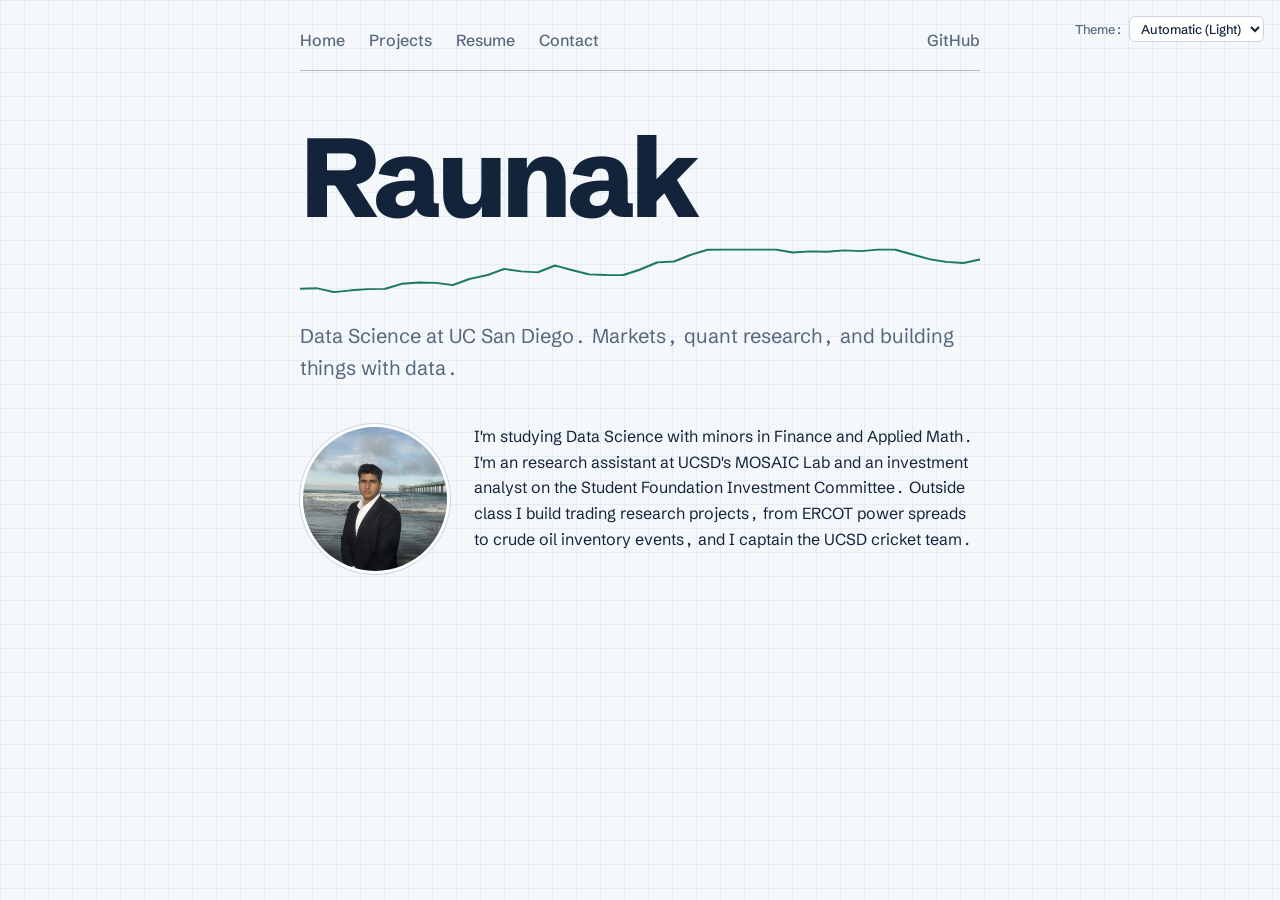
<file: index.html>
<!DOCTYPE html>
<html lang="en">
<head>
  <meta charset="UTF-8">
  <meta name="viewport" content="width=device-width, initial-scale=1.0">
  <title>Raunak: Personal site and portfolio</title>
  <link rel="preconnect" href="https://fonts.googleapis.com">
  <link rel="preconnect" href="https://fonts.gstatic.com" crossorigin>
  <link href="https://fonts.googleapis.com/css2?family=Schibsted+Grotesk:wght@400;500;700;800&display=swap" rel="stylesheet">
  <link rel="stylesheet" href="style.css">
  <script type="module" src="global.js"></script>
</head>
<body>
  <main>
    <header class="hero">
      <h1>Raunak</h1>
      <svg class="spark" viewBox="0 0 400 60" preserveAspectRatio="none" aria-hidden="true">
        <polyline points="0,48.0 10,47.4 20,51.5 30,49.6 40,48.3 50,48.1 60,42.6 70,41.3 80,41.6 90,44.0 100,37.3 110,33.4 120,26.7 130,29.3 140,30.4 150,23.0 160,27.9 170,32.6 180,33.2 190,33.3 200,27.4 210,19.7 220,18.7 230,11.5 240,6.1 250,6.0 260,6.0 270,6.0 280,6.0 290,9.1 300,7.9 310,8.3 320,6.9 330,7.6 340,6.0 350,6.0 360,11.1 370,16.1 380,19.1 390,20.4 400,16.6" pathLength="1" />
      </svg>
      <p class="tagline">Data Science at UC San Diego. Markets, quant research, and building things with data.</p>
    </header>
    <div class="intro">
      <img src="me.jpg" alt="Raunak in a suit on the beach by Scripps Pier">
      <p>I'm studying Data Science with minors in Finance and Applied Math. I'm an research assistant at UCSD's MOSAIC Lab and an investment analyst on the Student Foundation Investment Committee. Outside class I build trading research projects, from ERCOT power spreads to crude oil inventory events, and I captain the UCSD cricket team.</p>
    </div>
  </main>
</body>
</html>
</file>
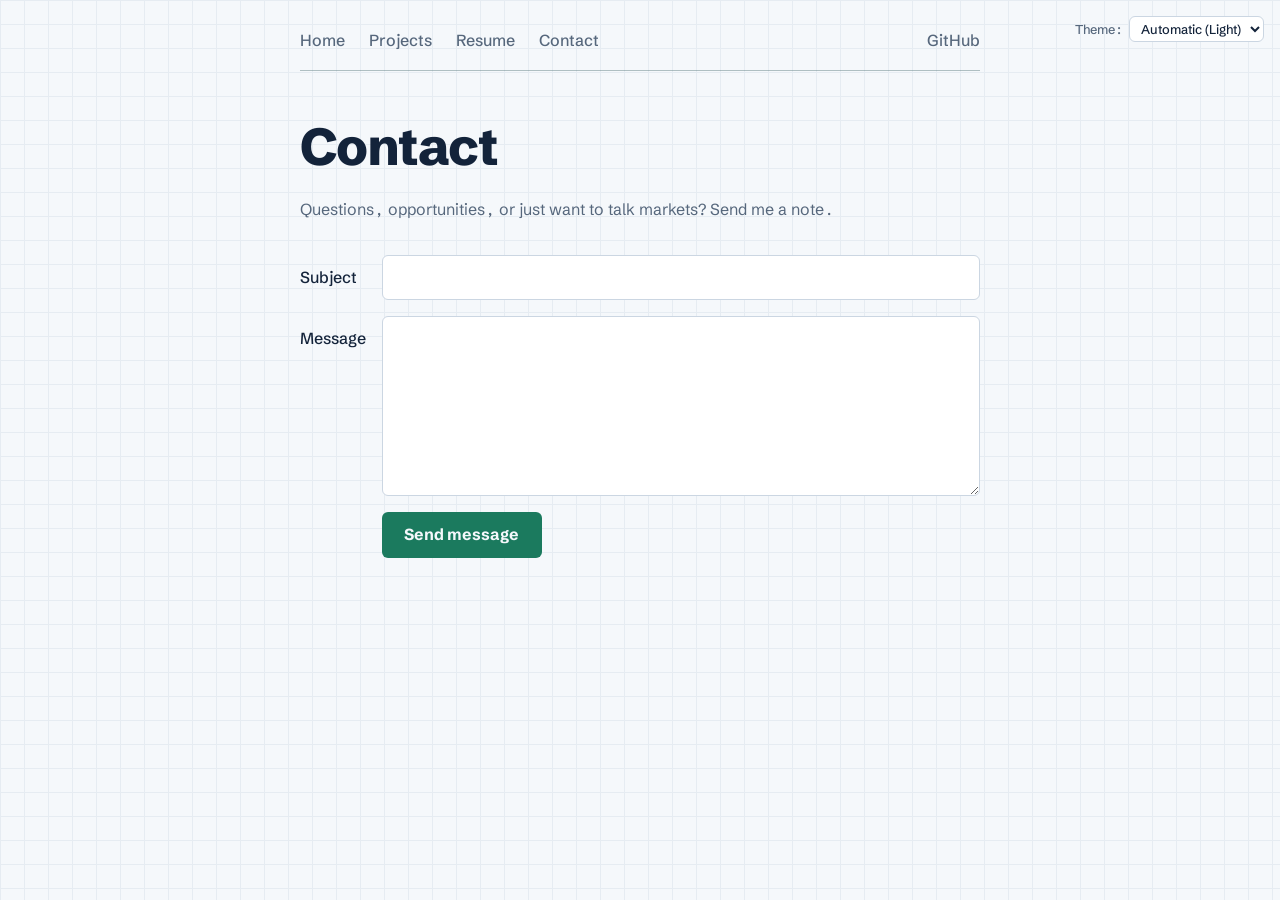
<file: contact.html>
<!DOCTYPE html>
<html lang="en">
<head>
  <meta charset="UTF-8">
  <meta name="viewport" content="width=device-width, initial-scale=1.0">
  <title>Contact | Raunak</title>
  <link rel="preconnect" href="https://fonts.googleapis.com">
  <link rel="preconnect" href="https://fonts.gstatic.com" crossorigin>
  <link href="https://fonts.googleapis.com/css2?family=Schibsted+Grotesk:wght@400;500;700;800&display=swap" rel="stylesheet">
  <link rel="stylesheet" href="style.css">
  <script type="module" src="global.js"></script>
</head>
<body>
  <main>
    <h1>Contact</h1>
    <p class="lede">Questions, opportunities, or just want to talk markets? Send me a note.</p>
    <form action="mailto:rsaluja@ucsd.edu">
      <label>Subject <input name="subject"></label>
      <label>Message <textarea name="body"></textarea></label>
      <button>Send message</button>
    </form>
  </main>
</body>
</html>
</file>
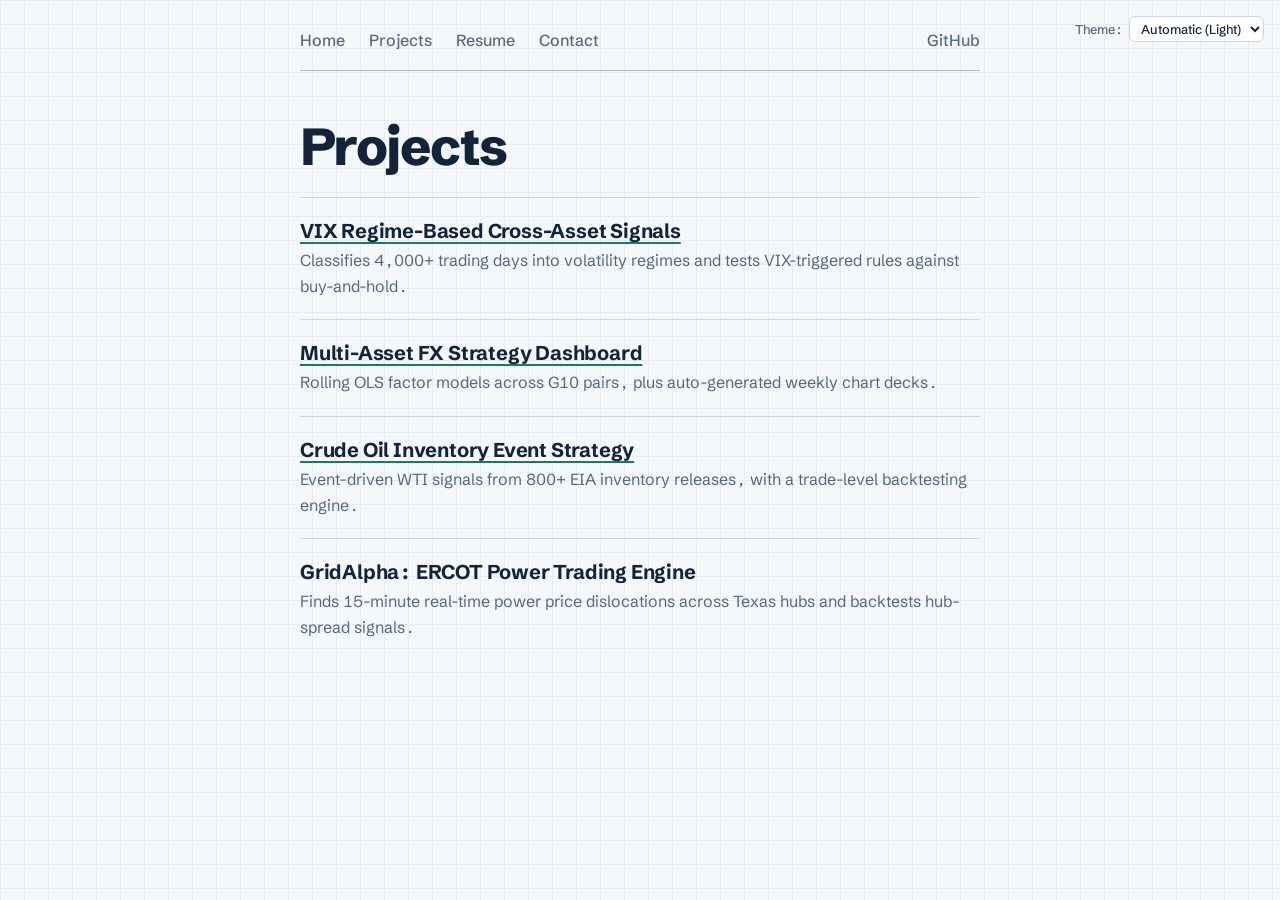
<file: projects.html>
<!DOCTYPE html>
<html lang="en">
<head>
  <meta charset="UTF-8">
  <meta name="viewport" content="width=device-width, initial-scale=1.0">
  <title>Projects | Raunak</title>
  <link rel="preconnect" href="https://fonts.googleapis.com">
  <link rel="preconnect" href="https://fonts.gstatic.com" crossorigin>
  <link href="https://fonts.googleapis.com/css2?family=Schibsted+Grotesk:wght@400;500;700;800&display=swap" rel="stylesheet">
  <link rel="stylesheet" href="style.css">
  <script type="module" src="global.js"></script>
</head>
<body>
  <main>
    <h1>Projects</h1>
    <div class="projects">
      <article>
        <h2><a href="https://github.com/Raunakss10/vix-regime-analysis" target="_blank">VIX Regime-Based Cross-Asset Signals</a></h2>
        <p>Classifies 4,000+ trading days into volatility regimes and tests VIX-triggered rules against buy-and-hold.</p>
      </article>
      <article>
        <h2><a href="https://github.com/Raunakss10/Multi-Asset-FX-Sensitivity-Strategy-Dashboard" target="_blank">Multi-Asset FX Strategy Dashboard</a></h2>
        <p>Rolling OLS factor models across G10 pairs, plus auto-generated weekly chart decks.</p>
      </article>
      <article>
        <h2><a href="https://github.com/Raunakss10/Crude-Oil-Inventory-Event-Strategy" target="_blank">Crude Oil Inventory Event Strategy</a></h2>
        <p>Event-driven WTI signals from 800+ EIA inventory releases, with a trade-level backtesting engine.</p>
      </article>
      <article>
        <h2>GridAlpha: ERCOT Power Trading Engine</h2>
        <p>Finds 15-minute real-time power price dislocations across Texas hubs and backtests hub-spread signals.</p>
      </article>
    </div>
  </main>
</body>
</html>
</file>
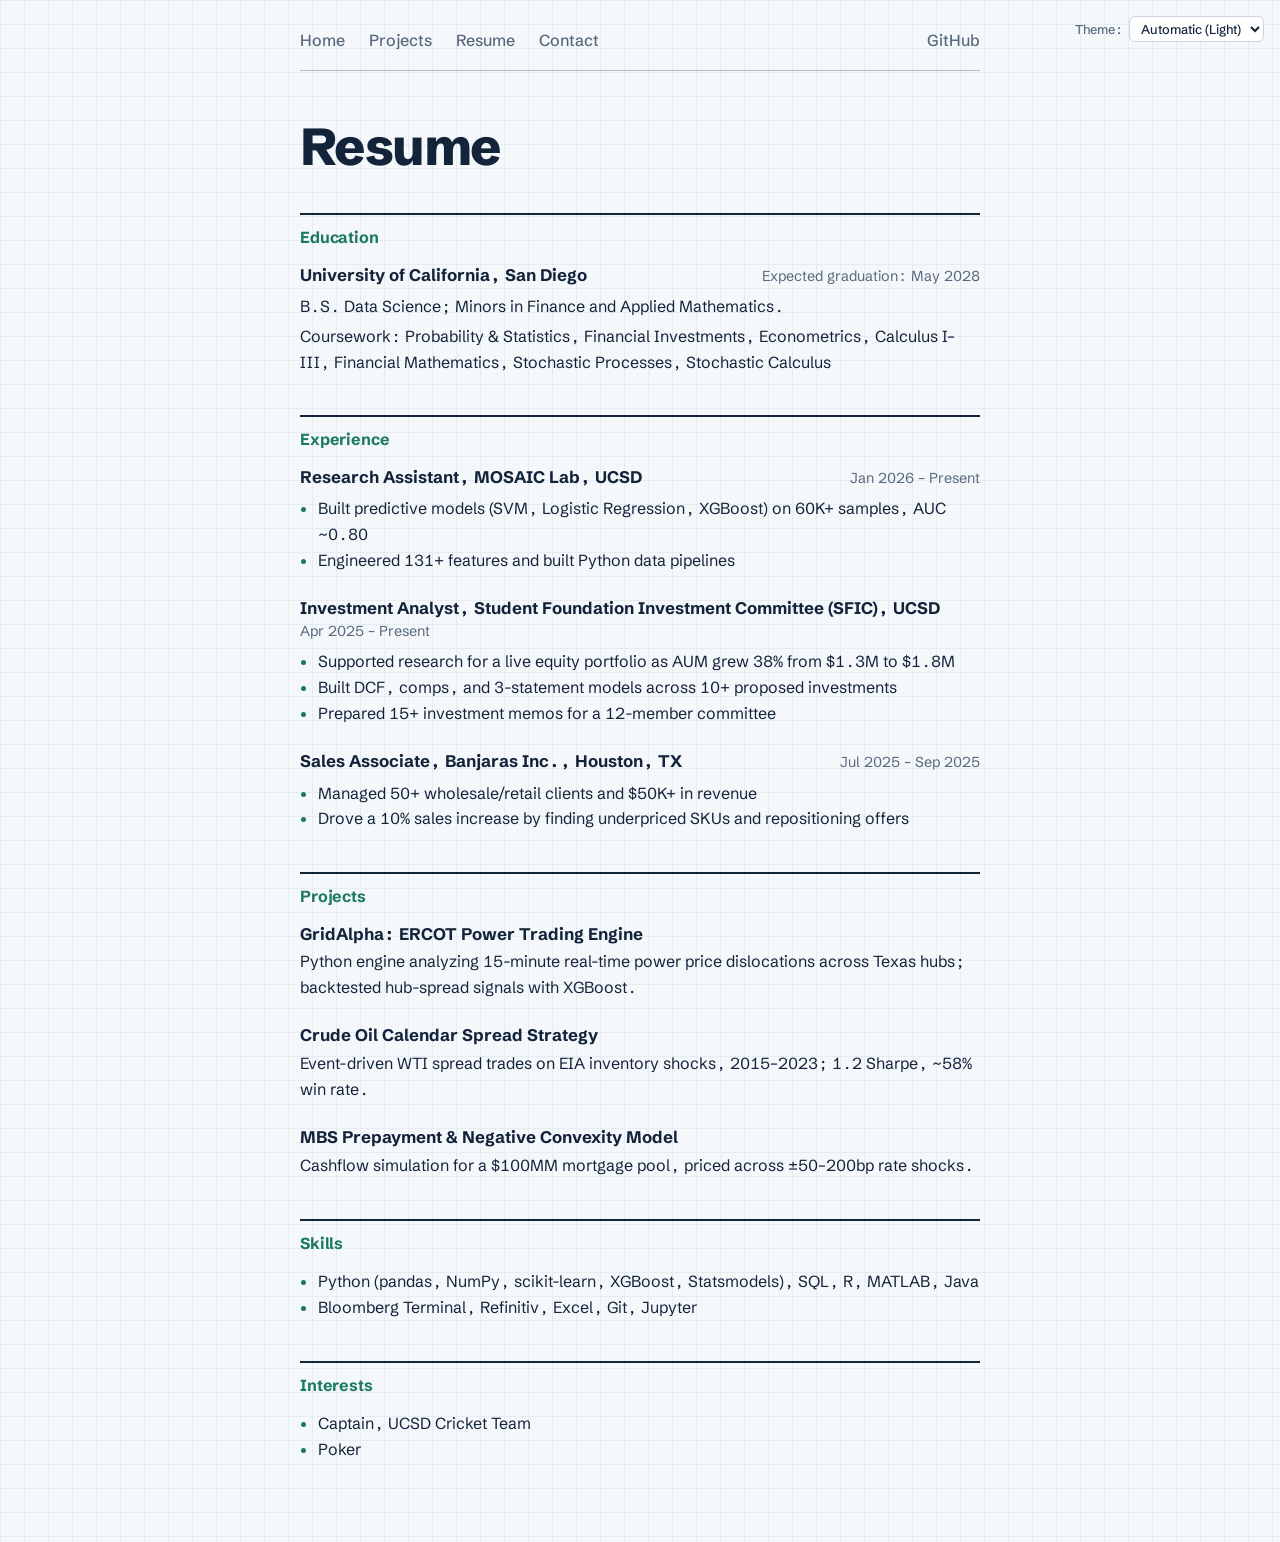
<file: resume.html>
<!DOCTYPE html>
<html lang="en">
<head>
  <meta charset="UTF-8">
  <meta name="viewport" content="width=device-width, initial-scale=1.0">
  <title>Resume | Raunak</title>
  <link rel="preconnect" href="https://fonts.googleapis.com">
  <link rel="preconnect" href="https://fonts.gstatic.com" crossorigin>
  <link href="https://fonts.googleapis.com/css2?family=Schibsted+Grotesk:wght@400;500;700;800&display=swap" rel="stylesheet">
  <link rel="stylesheet" href="style.css">
  <script type="module" src="global.js"></script>
</head>
<body>
  <main>
    <h1>Resume</h1>

    <section>
      <h2>Education</h2>
      <article>
        <header>
          <h3>University of California, San Diego</h3>
          <p>Expected graduation: <time datetime="2028-05">May 2028</time></p>
        </header>
        <p>B.S. Data Science; Minors in Finance and Applied Mathematics.</p>
        <p>Coursework: Probability &amp; Statistics, Financial Investments, Econometrics, Calculus I–III, Financial Mathematics, Stochastic Processes, Stochastic Calculus</p>
      </article>
    </section>

    <section>
      <h2>Experience</h2>
      <article>
        <header>
          <h3>Research Assistant, MOSAIC Lab, UCSD</h3>
          <p><time datetime="2026-01">Jan 2026</time> – Present</p>
        </header>
        <ul>
          <li>Built predictive models (SVM, Logistic Regression, XGBoost) on 60K+ samples, AUC ~0.80</li>
          <li>Engineered 131+ features and built Python data pipelines</li>
        </ul>
      </article>
      <article>
        <header>
          <h3>Investment Analyst, Student Foundation Investment Committee (SFIC), UCSD</h3>
          <p><time datetime="2025-04">Apr 2025</time> – Present</p>
        </header>
        <ul>
          <li>Supported research for a live equity portfolio as AUM grew 38% from $1.3M to $1.8M</li>
          <li>Built DCF, comps, and 3-statement models across 10+ proposed investments</li>
          <li>Prepared 15+ investment memos for a 12-member committee</li>
        </ul>
      </article>
      <article>
        <header>
          <h3>Sales Associate, Banjaras Inc., Houston, TX</h3>
          <p><time datetime="2025-07">Jul 2025</time> – <time datetime="2025-09">Sep 2025</time></p>
        </header>
        <ul>
          <li>Managed 50+ wholesale/retail clients and $50K+ in revenue</li>
          <li>Drove a 10% sales increase by finding underpriced SKUs and repositioning offers</li>
        </ul>
      </article>
    </section>

    <section>
      <h2>Projects</h2>
      <article>
        <h3>GridAlpha: ERCOT Power Trading Engine</h3>
        <p>Python engine analyzing 15-minute real-time power price dislocations across Texas hubs; backtested hub-spread signals with XGBoost.</p>
      </article>
      <article>
        <h3>Crude Oil Calendar Spread Strategy</h3>
        <p>Event-driven WTI spread trades on EIA inventory shocks, 2015–2023; 1.2 Sharpe, ~58% win rate.</p>
      </article>
      <article>
        <h3>MBS Prepayment &amp; Negative Convexity Model</h3>
        <p>Cashflow simulation for a $100MM mortgage pool, priced across ±50–200bp rate shocks.</p>
      </article>
    </section>

    <section>
      <h2>Skills</h2>
      <ul>
        <li>Python (pandas, NumPy, scikit-learn, XGBoost, Statsmodels), SQL, R, MATLAB, Java</li>
        <li>Bloomberg Terminal, Refinitiv, Excel, Git, Jupyter</li>
      </ul>
    </section>

    <section>
      <h2>Interests</h2>
      <ul>
        <li>Captain, UCSD Cricket Team</li>
        <li>Poker</li>
      </ul>
    </section>
  </main>
</body>
</html>
</file>
<file: style.css>
html {
  color-scheme: light dark;
  --paper: light-dark(#F5F8FB, #0F1826);
  --grid: light-dark(#E6ECF2, #162236);
  --ink: light-dark(#13233A, #E6EDF5);
  --muted: light-dark(#56677C, #97A7BB);
  --accent: light-dark(#1B7A5E, #4CC79B);
  --line: light-dark(#CBD6E2, #2B3B53);
  --field: light-dark(#FFFFFF, #142034);
}

/* Chart-paper background */
html {
  background-color: var(--paper);
  background-image:
    linear-gradient(var(--grid) 1px, transparent 1px),
    linear-gradient(90deg, var(--grid) 1px, transparent 1px);
  background-size: 24px 24px;
}

body {
  font: 100%/1.6 "Schibsted Grotesk", system-ui, sans-serif;
  font-variant-numeric: tabular-nums;
  color: var(--ink);
  max-width: 68ch;
  margin: 0 auto;
  padding: 1.5rem 1.25rem 5rem;
}

img {
  max-width: 100%;
  height: auto;
}

a {
  color: inherit;
  text-decoration-color: var(--accent);
  text-underline-offset: 0.2em;
}

a:focus-visible,
input:focus-visible,
textarea:focus-visible,
select:focus-visible,
button:focus-visible {
  outline: 2px solid var(--accent);
  outline-offset: 2px;
}

/* Nav */
nav {
  --border-color: oklch(50% 10% 200 / 40%);
  display: flex;
  flex-wrap: wrap;
  gap: 0.25rem 1.5rem;
  padding-bottom: 0.75rem;
  margin-bottom: 3rem;
  border-bottom: 1px solid var(--border-color);
}

nav a {
  text-decoration: none;
  color: var(--muted);
  font-weight: 500;
  padding: 0.25rem 0;
}

nav a:hover {
  color: var(--ink);
}

nav a.current {
  color: var(--ink);
  box-shadow: inset 0 -2px var(--accent);
}

nav a:last-child {
  margin-left: auto;
}

/* Headings */
h1 {
  font-size: clamp(2.25rem, 7vw, 3.25rem);
  font-weight: 800;
  line-height: 1.05;
  letter-spacing: -0.03em;
  margin: 0 0 1.5rem;
}

h2 {
  font-size: 1.25rem;
  line-height: 1.3;
  letter-spacing: -0.01em;
}

h3 {
  font-size: 1.05rem;
  line-height: 1.35;
  margin: 0;
}

/* Home */
.hero h1 {
  font-size: clamp(3.5rem, 16vw, 7rem);
  letter-spacing: -0.05em;
  margin: 0;
}

.spark {
  display: block;
  width: 100%;
  height: 3.5rem;
  margin: 0.5rem 0 1.25rem;
}

.spark polyline {
  fill: none;
  stroke: var(--accent);
  stroke-width: 2;
  stroke-linejoin: round;
  stroke-linecap: round;
  stroke-dasharray: 1;
  stroke-dashoffset: 1;
  animation: draw 1.6s ease-out 0.2s forwards;
}

@keyframes draw {
  to { stroke-dashoffset: 0; }
}

.tagline {
  font-size: 1.25rem;
  color: var(--muted);
  margin: 0 0 2.5rem;
}

.intro {
  display: flex;
  gap: 1.5rem;
  align-items: flex-start;
}

.intro img {
  flex: none;
  width: 9rem;
  aspect-ratio: 1;
  object-fit: cover;
  border-radius: 50%;
  border: 3px solid var(--field);
  outline: 1px solid var(--line);
}

.intro p {
  margin: 0;
}

/* Projects */
.projects article {
  padding: 1.25rem 0;
  border-top: 1px solid var(--line);
}

.projects h2 {
  margin: 0 0 0.25rem;
}

.projects p {
  margin: 0;
  color: var(--muted);
}

/* Resume */
section {
  margin-top: 2.5rem;
}

section > h2 {
  color: var(--accent);
  font-size: 1rem;
  font-weight: 700;
  padding-top: 0.75rem;
  border-top: 2px solid var(--ink);
  margin: 0 0 1rem;
}

section article {
  margin-bottom: 1.5rem;
}

article header {
  display: flex;
  flex-wrap: wrap;
  justify-content: space-between;
  align-items: baseline;
  gap: 0 1rem;
  margin-bottom: 0.4rem;
}

article header p {
  margin: 0;
  color: var(--muted);
  font-size: 0.9rem;
  white-space: nowrap;
}

section article > p {
  margin: 0.25rem 0;
}

section article > h3 + p {
  margin-top: 0.25rem;
}

section ul {
  margin: 0.25rem 0 0;
  padding-left: 1.1rem;
}

li::marker {
  color: var(--accent);
}

/* Contact form */
.lede {
  color: var(--muted);
  margin-bottom: 2rem;
}

form {
  display: grid;
  grid-template-columns: auto 1fr;
  gap: 1rem;
}

label {
  display: grid;
  grid-template-columns: subgrid;
  grid-column: 1 / -1;
  align-items: baseline;
  font-weight: 500;
}

input,
textarea,
select,
button {
  font: inherit;
}

input,
textarea {
  color: var(--ink);
  background: var(--field);
  border: 1px solid var(--line);
  border-radius: 6px;
  padding: 0.55rem 0.75rem;
}

textarea {
  min-height: 10rem;
  resize: vertical;
}

button {
  grid-column: 2;
  justify-self: start;
  background: var(--accent);
  color: var(--paper);
  font-weight: 700;
  border: none;
  border-radius: 6px;
  padding: 0.65rem 1.4rem;
  cursor: pointer;
}

button:hover {
  filter: brightness(1.1);
}

/* Theme switcher */
.color-scheme {
  position: absolute;
  top: 1rem;
  right: 1rem;
  font-size: 80%;
  display: flex;
  gap: 0.4rem;
  align-items: center;
  color: var(--muted);
}

.color-scheme select {
  color: var(--ink);
  background: var(--field);
  border: 1px solid var(--line);
  border-radius: 6px;
  padding: 0.2rem 0.4rem;
}

/* Keep switcher from overlapping nav on narrower screens */
@media (max-width: 60rem) {
  body {
    padding-top: 3.5rem;
  }
}

/* Small screens */
@media (max-width: 34rem) {
  nav a:last-child {
    margin-left: 0;
  }

  .intro {
    flex-direction: column;
  }

  form {
    grid-template-columns: 1fr;
  }

  label {
    gap: 0.35rem;
  }

  button {
    grid-column: 1;
  }
}

@media (prefers-reduced-motion: reduce) {
  .spark polyline {
    animation: none;
    stroke-dashoffset: 0;
  }
}
</file>
